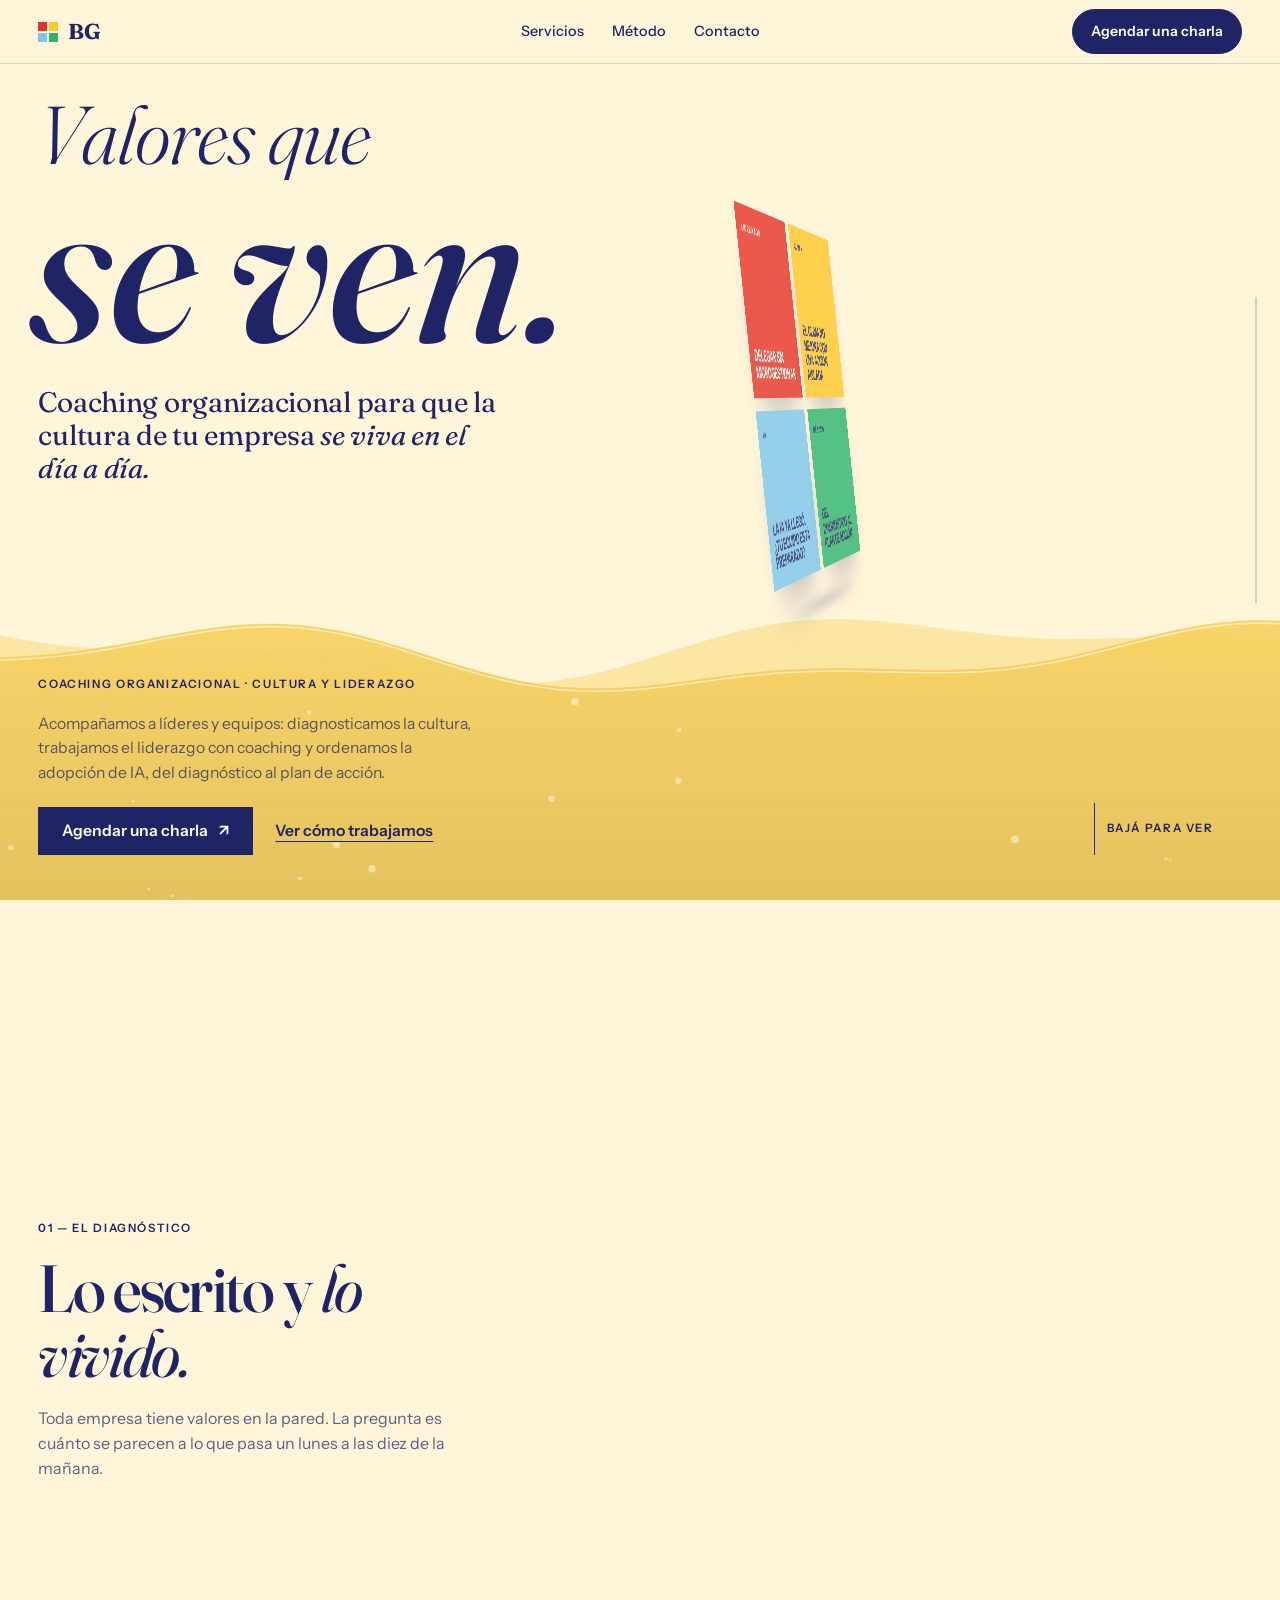
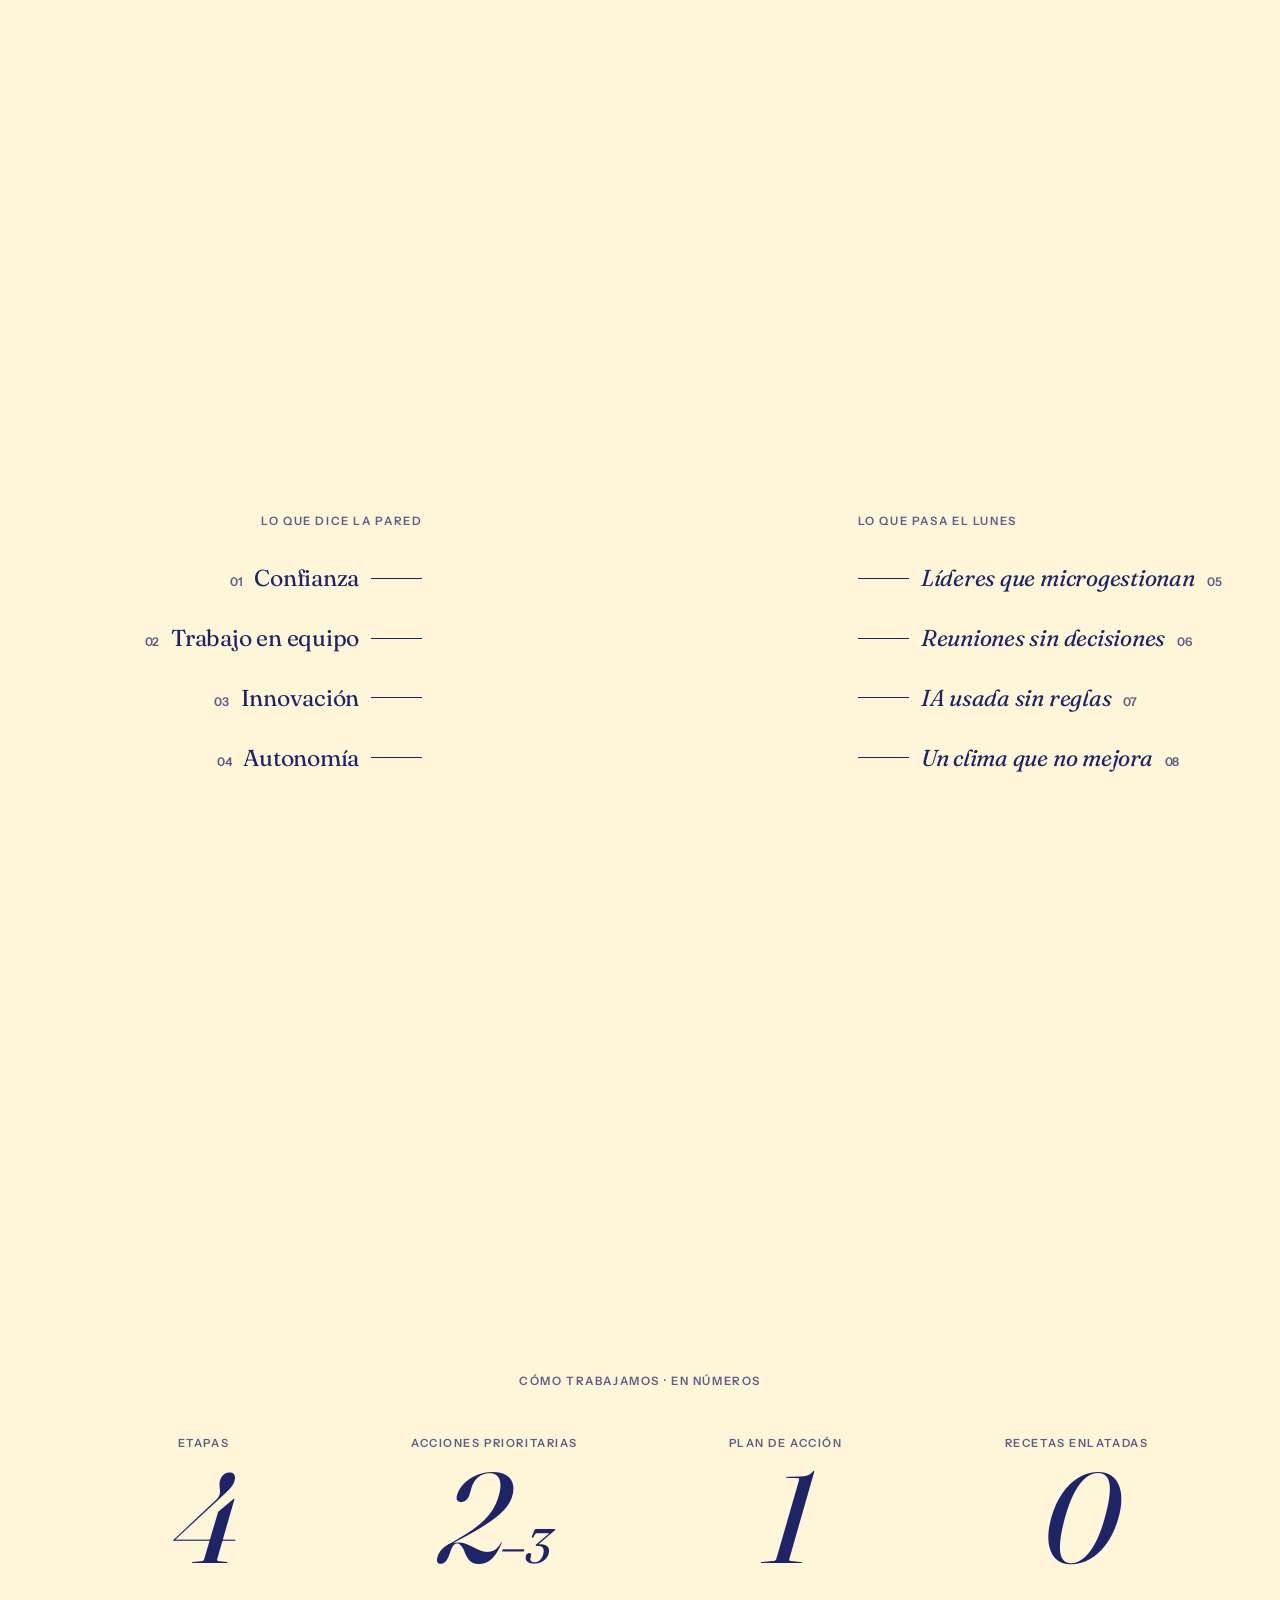
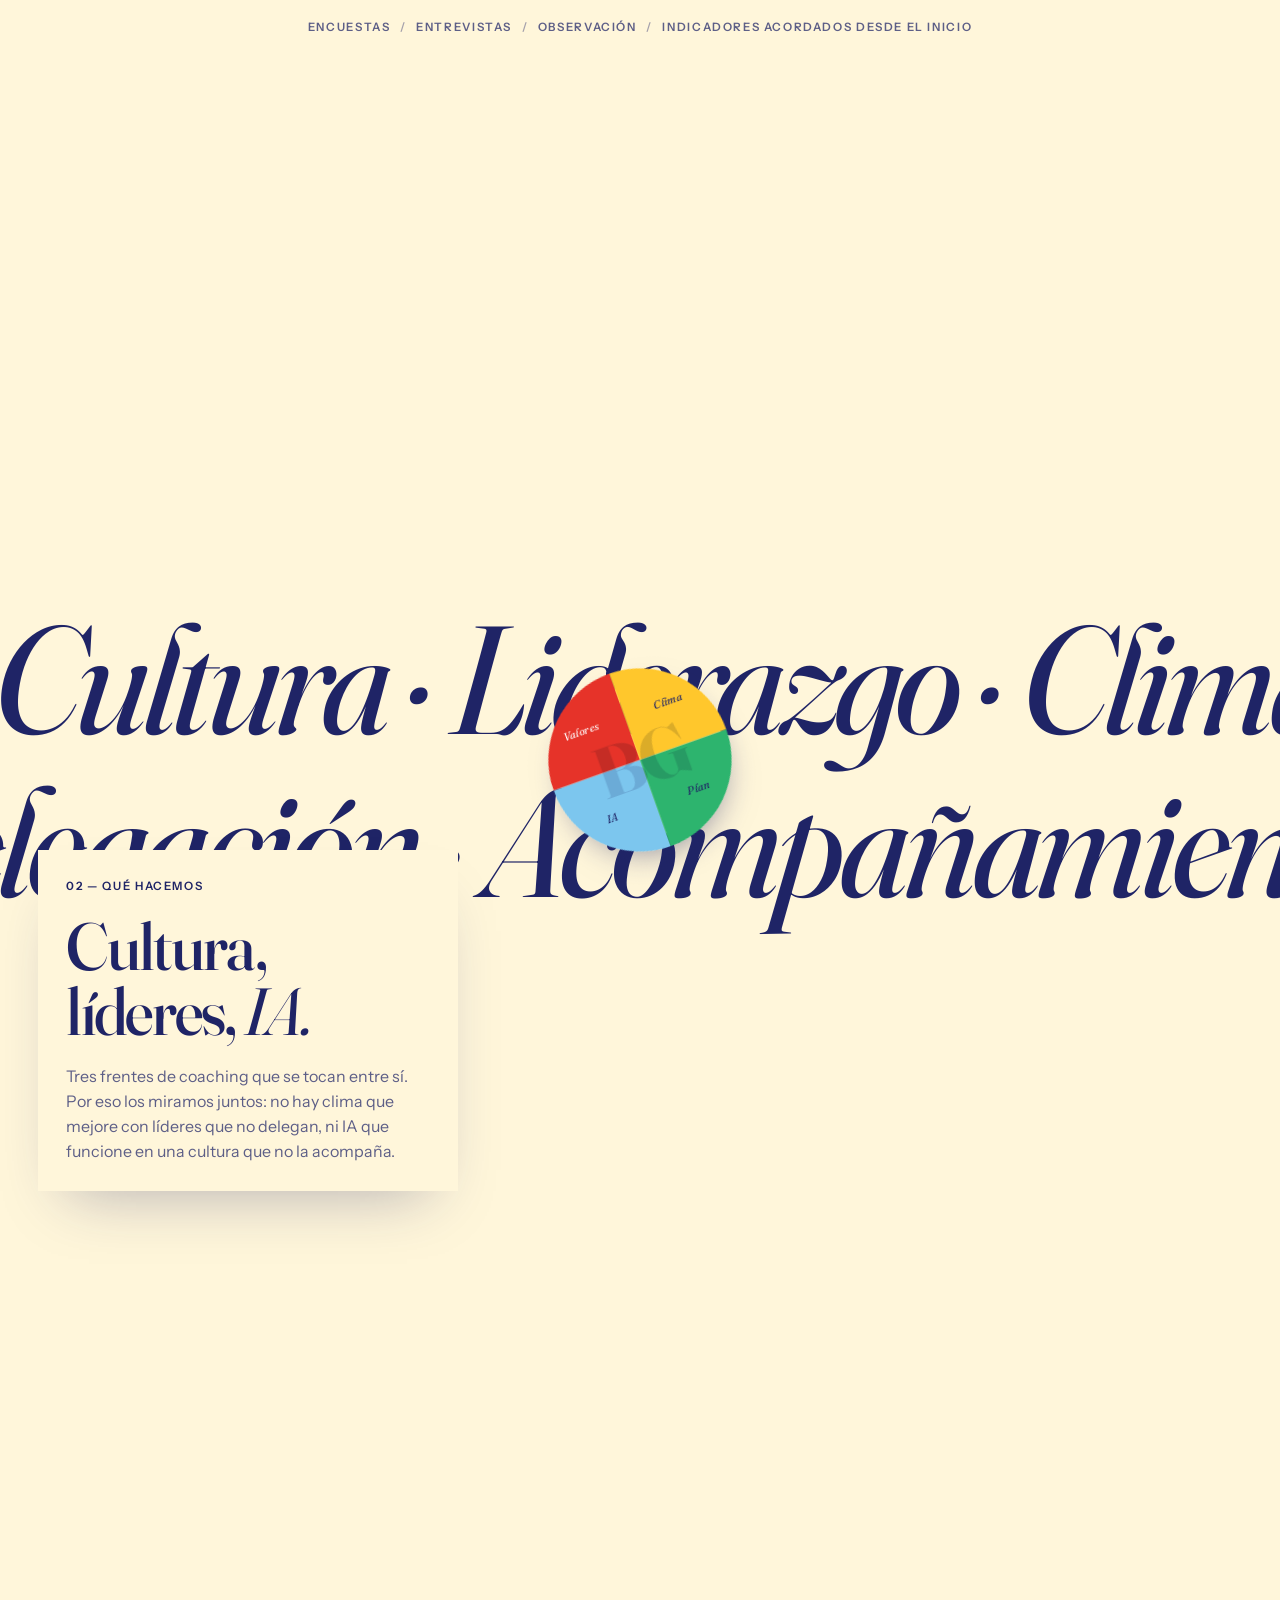
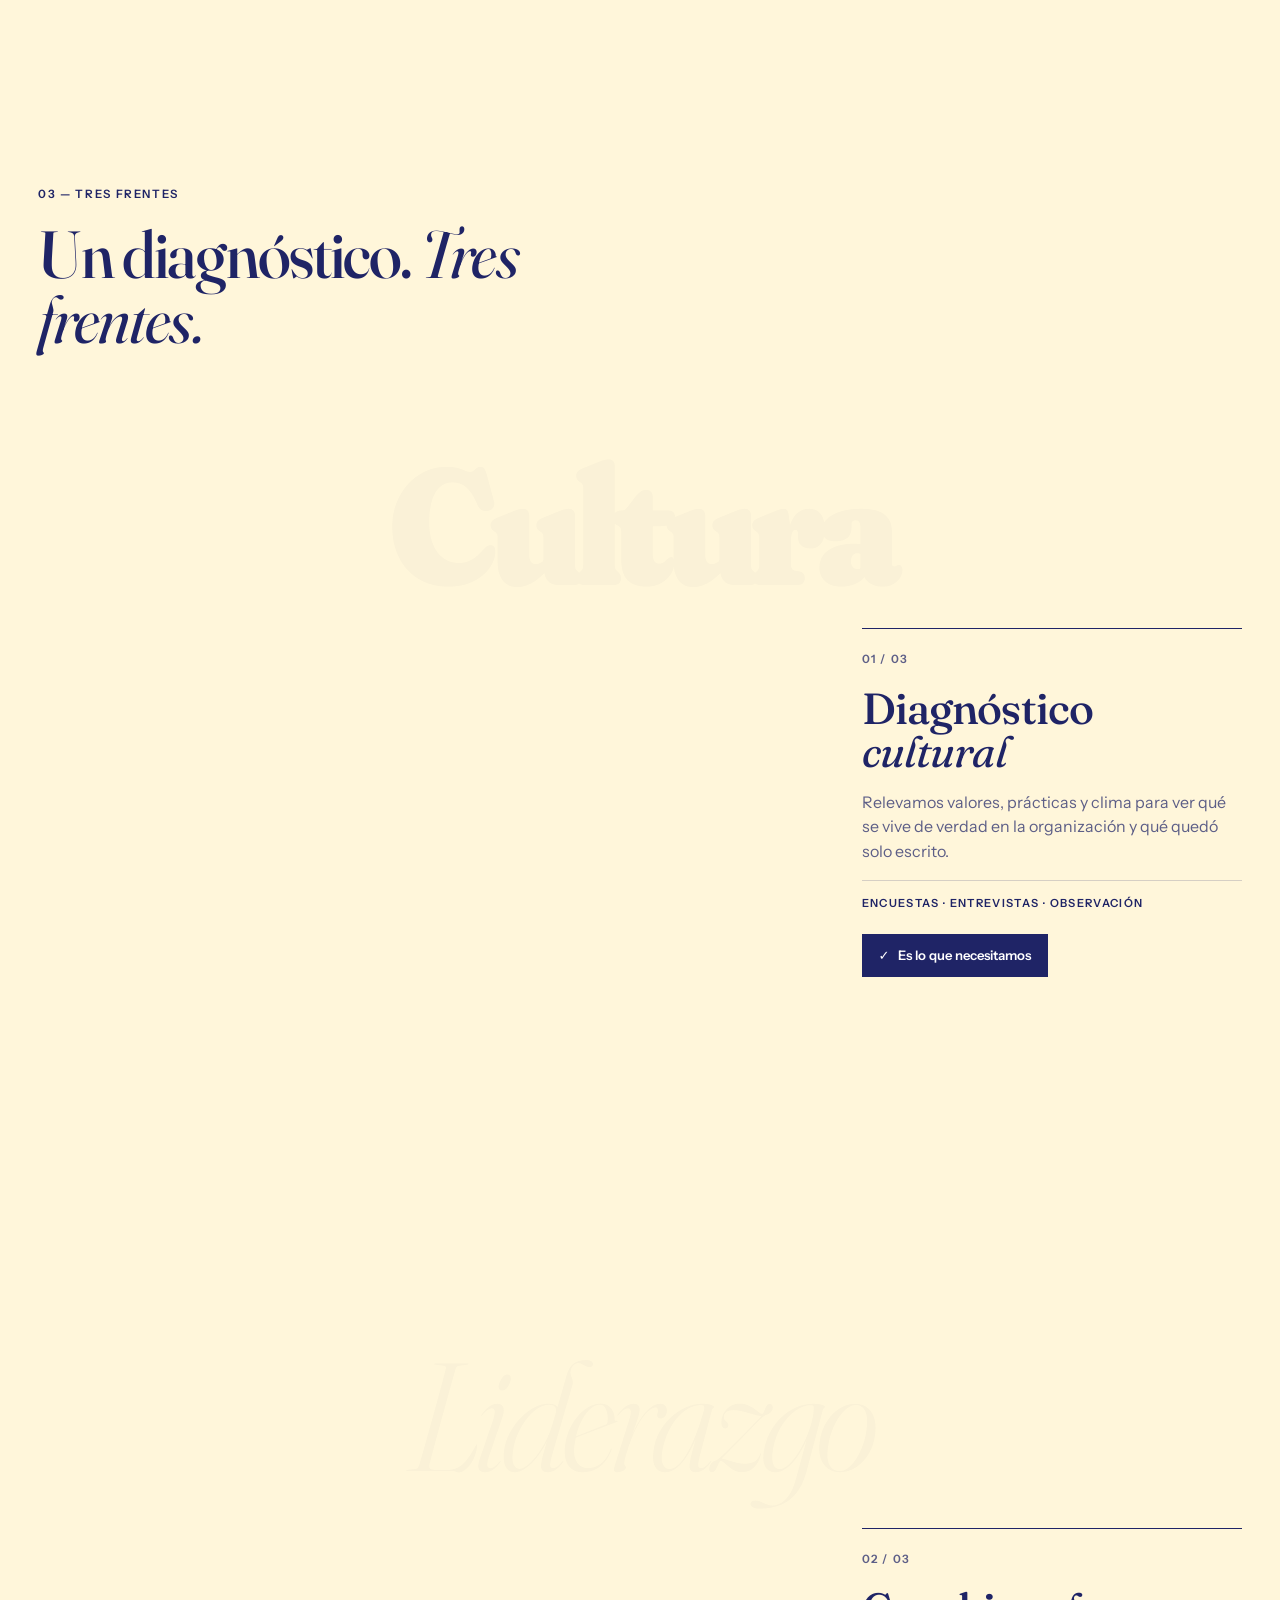
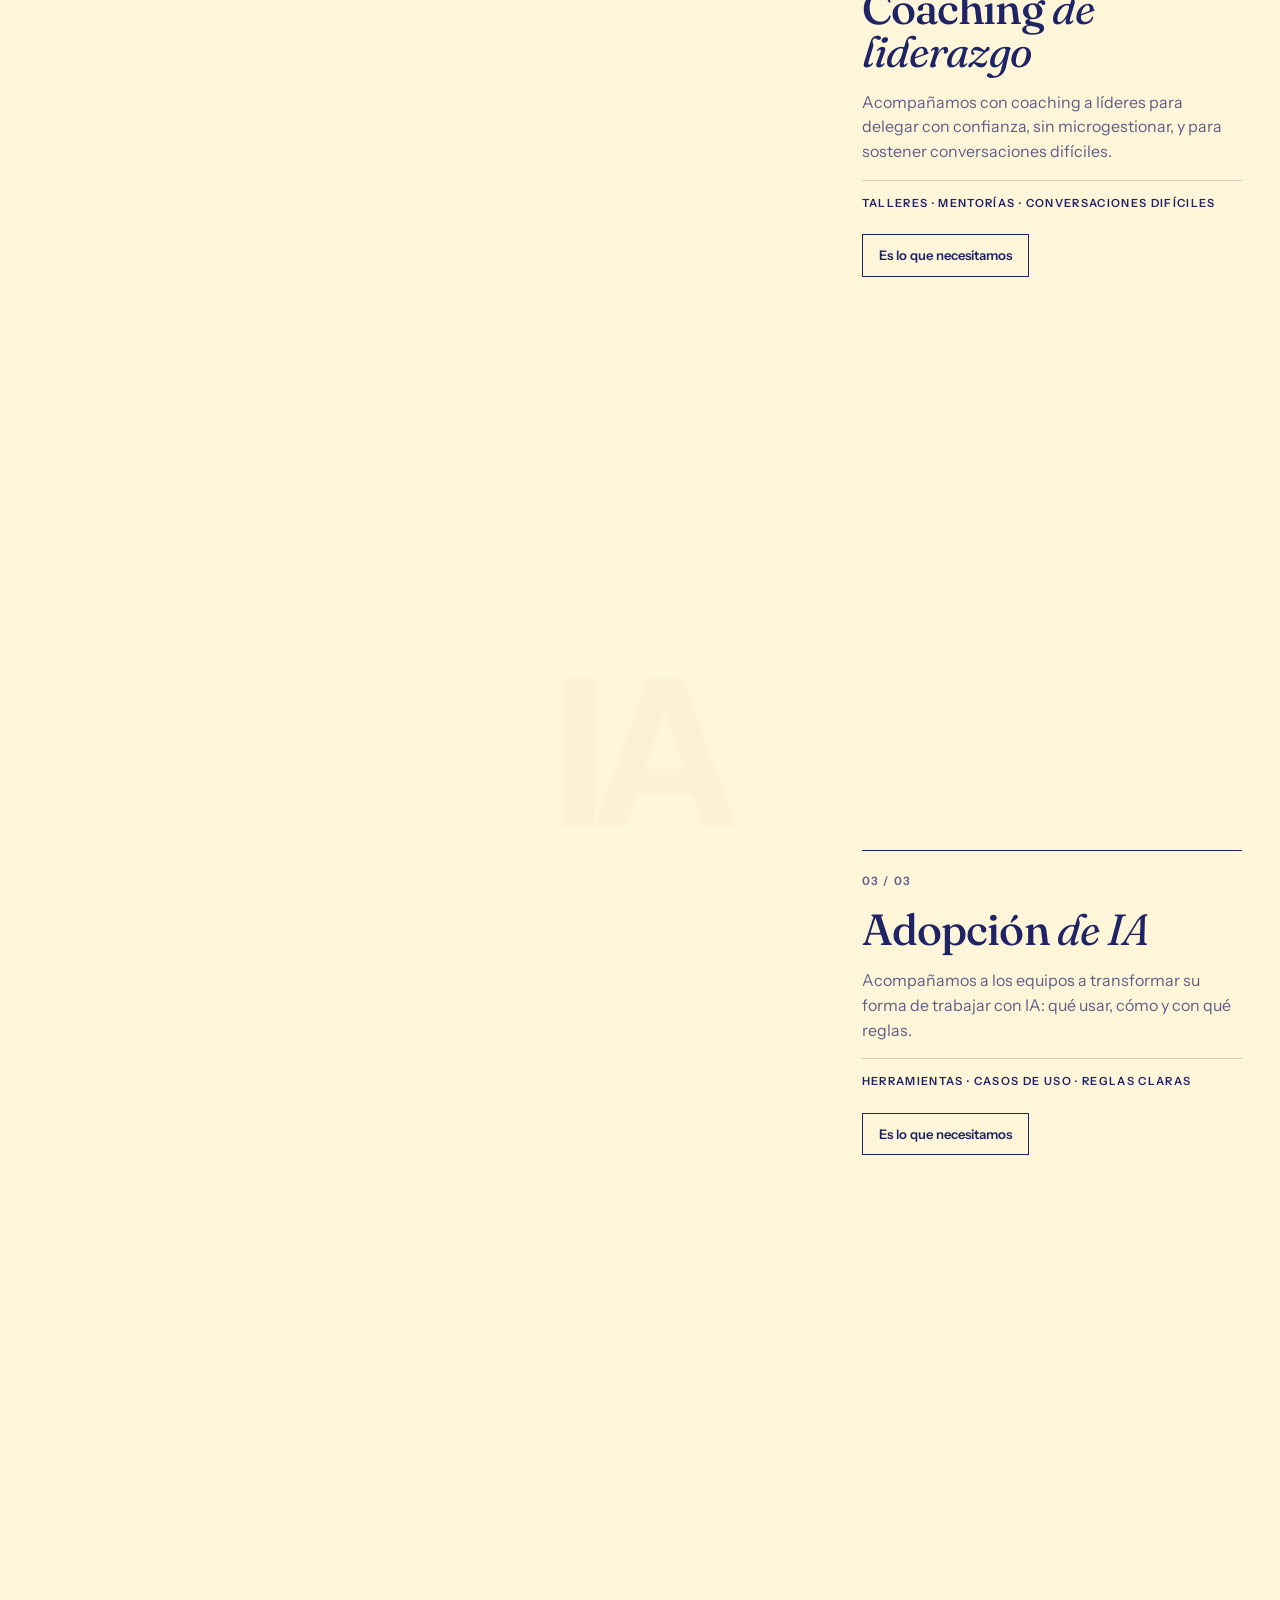
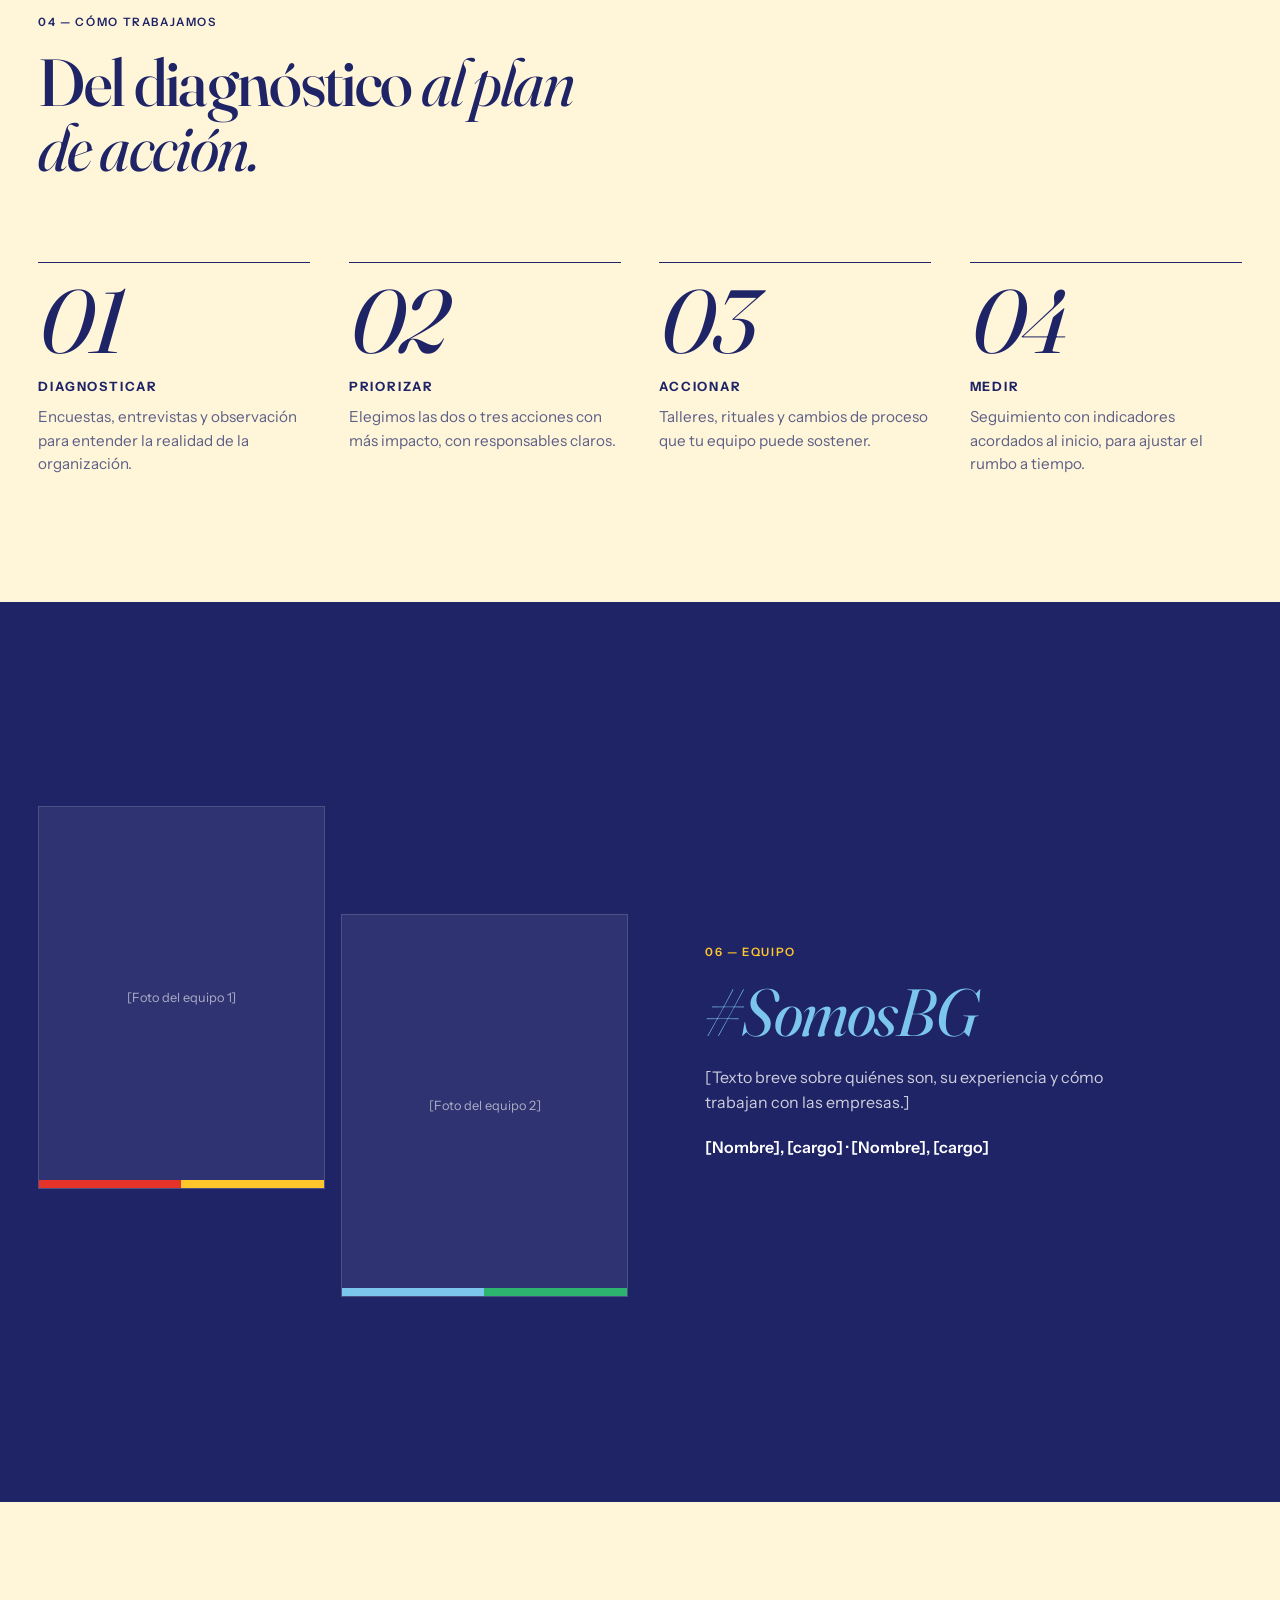
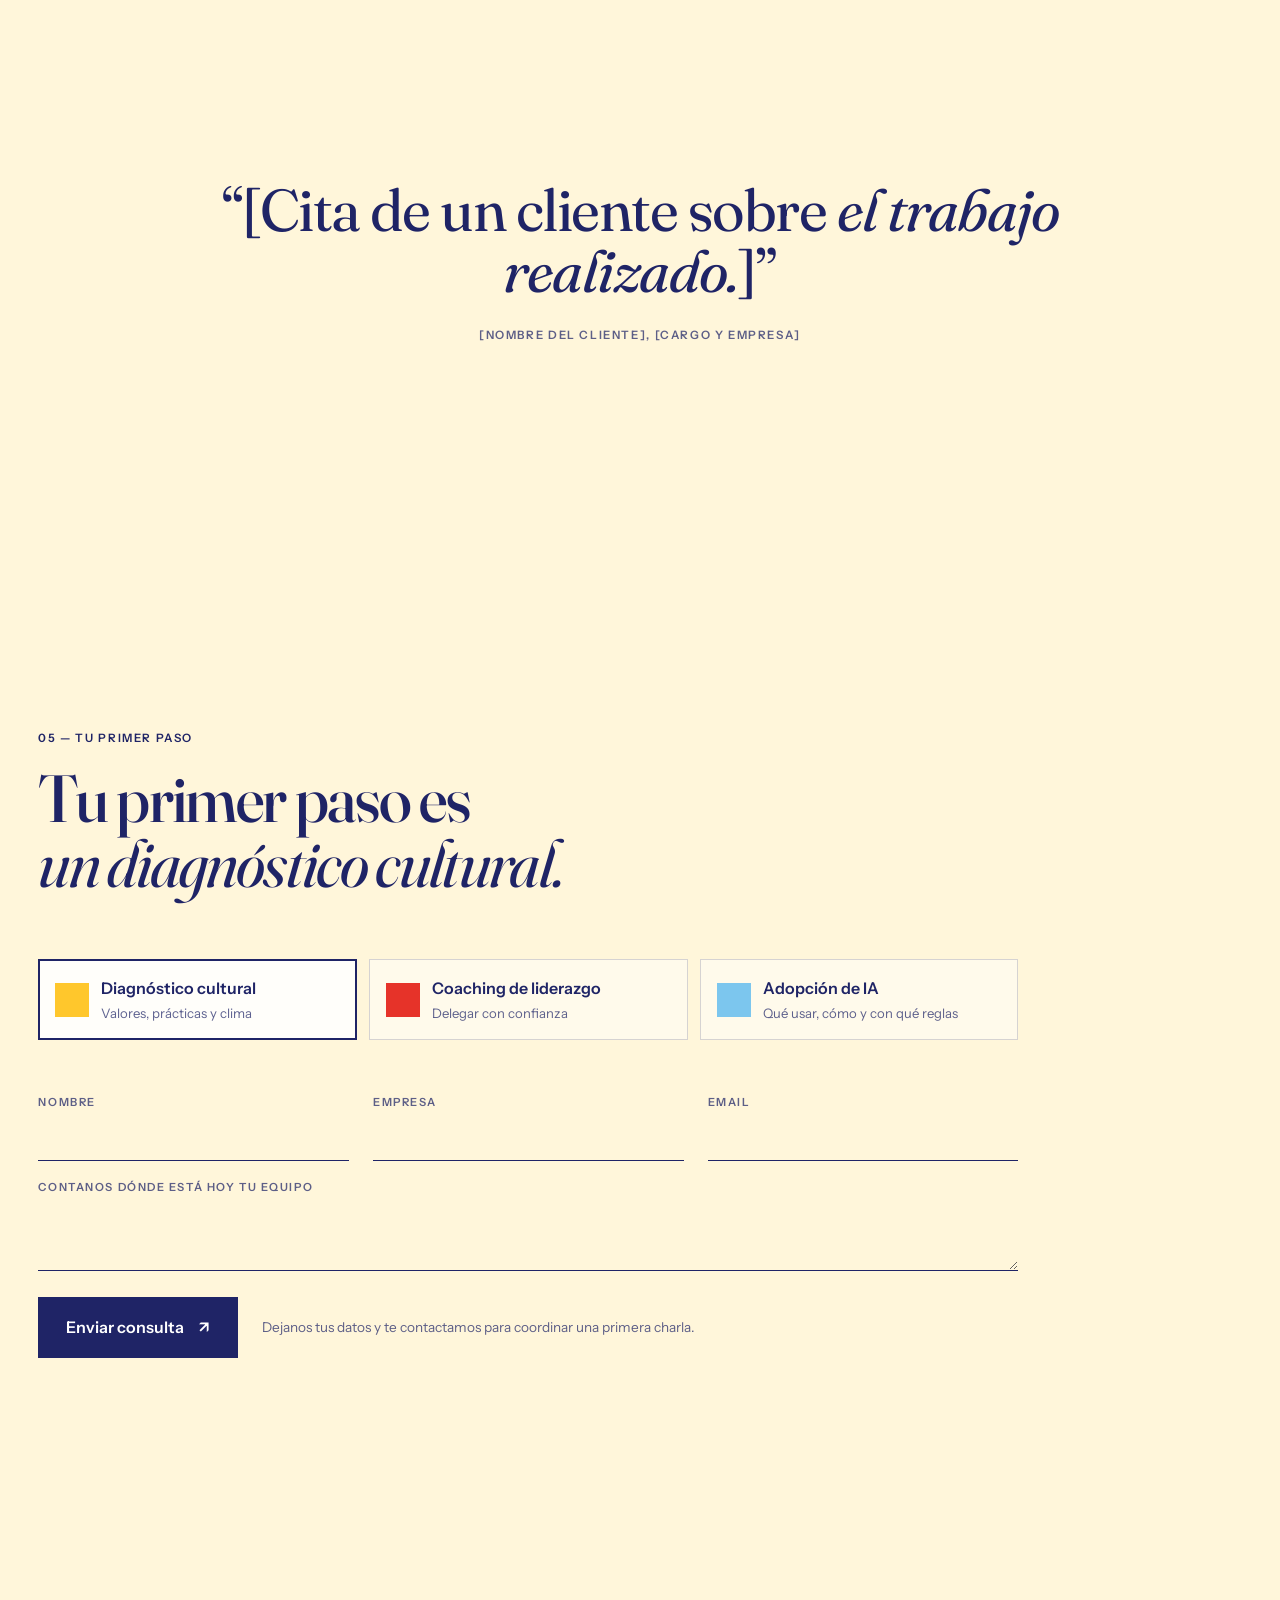
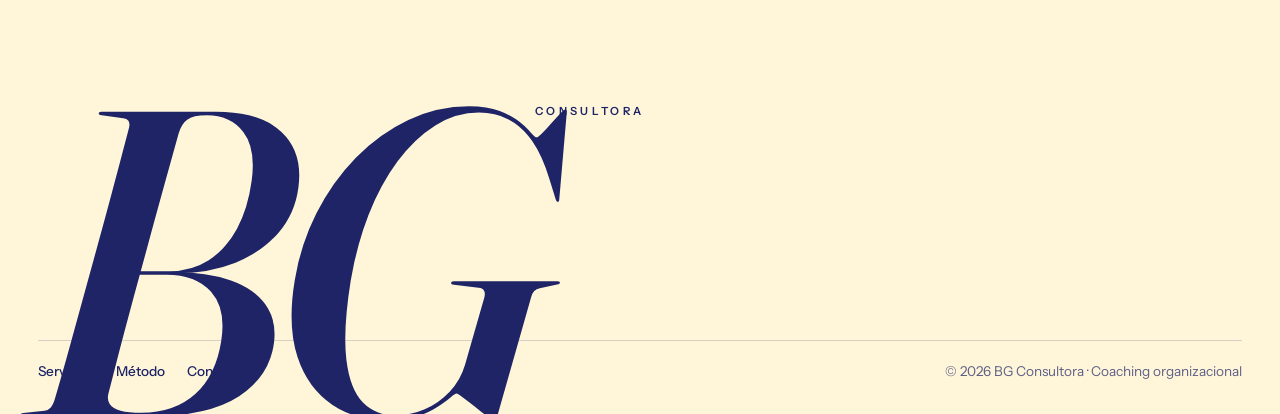
<file: index.html>
<!doctype html>
<html lang="es" data-world="cultura" class="is-loading">
<head>
  <meta charset="utf-8">
  <meta name="viewport" content="width=device-width, initial-scale=1, viewport-fit=cover">
  <title>BG Consultora · Coaching organizacional y cultura</title>
  <meta name="description" content="Coaching organizacional para que la cultura de tu empresa se viva en el día a día. Diagnóstico cultural, coaching de liderazgo y adopción de IA, del diagnóstico al plan de acción.">
  <meta property="og:type" content="website">
  <meta property="og:title" content="BG Consultora · Coaching organizacional">
  <meta property="og:description" content="Coaching organizacional para que la cultura de tu empresa se viva en el día a día.">
  <meta property="og:locale" content="es_AR">
  <meta name="theme-color" content="#FFF6DA">
  <link rel="icon" href="data:image/svg+xml,%3Csvg xmlns='http://www.w3.org/2000/svg' viewBox='0 0 32 32'%3E%3Crect x='2' y='2' width='13' height='13' fill='%23e63329'/%3E%3Crect x='17' y='2' width='13' height='13' fill='%23ffc72c'/%3E%3Crect x='2' y='17' width='13' height='13' fill='%237cc6ee'/%3E%3Crect x='17' y='17' width='13' height='13' fill='%232db46e'/%3E%3C/svg%3E">
  <link rel="preconnect" href="https://fonts.googleapis.com">
  <link rel="preconnect" href="https://fonts.gstatic.com" crossorigin>
  <link href="https://fonts.googleapis.com/css2?family=Fraunces:ital,opsz,wght@0,9..144,300..900;1,9..144,300..900&family=Instrument+Sans:wght@400..700&display=swap" rel="stylesheet">
  <link rel="stylesheet" href="styles.css">
  <script src="assets/vendor/gsap.min.js" defer></script>
  <script src="assets/vendor/ScrollTrigger.min.js" defer></script>
  <script src="assets/vendor/lenis.min.js" defer></script>
  <script src="main.js" defer></script>
</head>
<!-- WhatsApp: completar data-whatsapp con el número en formato internacional, sin espacios ni "+". Ej: 5492494000000 -->
<body data-whatsapp="">
  <a class="skip" href="#contacto">Ir al contacto</a>

  <!-- capa 0 · el líquido -->
  <canvas id="liquid" class="liquid" aria-hidden="true"></canvas>

  <!-- loader -->
  <div class="loader" id="loader" aria-hidden="true">
    <span class="loader__fill" id="loaderFill"></span>
    <span class="loader__label">Diagnosticando</span>
    <span class="loader__count"><span id="loaderCount">0</span>%</span>
  </div>

  <header class="nav" id="nav">
    <a class="brand" href="#top" aria-label="BG Consultora, volver arriba">
      <span class="brand__mark" aria-hidden="true"><i></i><i></i><i></i><i></i></span>
      <span class="brand__name">BG</span>
    </a>

    <nav class="nav__menu" id="menu" aria-label="Principal">
      <a href="#servicios">Servicios</a>
      <a href="#metodo">Método</a>
      <a href="#contacto">Contacto</a>
      <a class="nav__menu-cta" href="#contacto">Agendar una charla</a>
    </nav>

    <a class="nav__cta" href="#contacto">Agendar una charla</a>
    <button type="button" class="nav__toggle" id="menuToggle" aria-expanded="false" aria-controls="menu" aria-label="Abrir menú"><span></span><span></span></button>
  </header>

  <!-- indicador de avance -->
  <div class="gauge" aria-hidden="true"><span class="gauge__track"><span class="gauge__fill" id="gaugeFill"></span></span></div>

  <!-- capa 2 · la marca, fija mientras se recorre la página -->
  <div class="stage" id="stage" aria-hidden="true">
    <div class="stage__rig" id="rig">
      <div class="mark" id="mark">
        <div class="mark__tile" data-tile="liderazgo"><span class="mark__tag">Liderazgo</span><span class="mark__txt">Delegar sin microgestionar</span></div>
        <div class="mark__tile" data-tile="cultura"><span class="mark__tag">Clima</span><span class="mark__txt">El clima no mejora con una acción aislada</span></div>
        <div class="mark__tile" data-tile="ia"><span class="mark__tag">IA</span><span class="mark__txt">La IA ya llegó. ¿Tu equipo está preparado?</span></div>
        <div class="mark__tile" data-tile="metodo"><span class="mark__tag">Método</span><span class="mark__txt">Del diagnóstico al plan de acción</span></div>
      </div>
      <span class="mark__shadow"></span>
    </div>
  </div>

  <main id="top">

    <!-- 0 · HERO -->
    <section class="scene hero" id="hero" data-level="0.3" aria-labelledby="heroTitle">
      <h1 class="hero__title" id="heroTitle">
        <span class="hero__line hero__line--1" data-split>Valores que</span>
        <span class="hero__line hero__line--2" data-split>se ven.</span>
      </h1>
      <p class="hero__sub">Coaching organizacional para que la cultura de tu empresa <em>se viva en el día a día.</em></p>
      <div class="hero__meta">
        <p class="eyebrow">Coaching organizacional · Cultura y liderazgo</p>
        <p class="hero__lede">Acompañamos a líderes y equipos: diagnosticamos la cultura, trabajamos el liderazgo con coaching y ordenamos la adopción de IA, del diagnóstico al plan de acción.</p>
        <div class="hero__ctas">
          <a class="btn btn--primary" href="#contacto">Agendar una charla <span aria-hidden="true">↗</span></a>
          <a class="btn btn--link" href="#metodo">Ver cómo trabajamos</a>
        </div>
      </div>
      <p class="hero__cue" aria-hidden="true"><span class="hero__cue-line"></span>Bajá para ver</p>
    </section>

    <!-- 1 · LA DISTANCIA -->
    <section class="scene gap" id="distancia" data-level="0.5" aria-labelledby="gapTitle">
      <div class="gap__intro">
        <p class="eyebrow">01 — El diagnóstico</p>
        <h2 class="h2" id="gapTitle">Lo escrito y <em>lo vivido.</em></h2>
        <p class="body">Toda empresa tiene valores en la pared. La pregunta es cuánto se parecen a lo que pasa un lunes a las diez de la mañana.</p>
      </div>

      <div class="gap__specs">
        <div class="specs specs--l">
          <h3 class="label">Lo que dice la pared</h3>
          <ul>
            <li class="spec rv"><span class="spec__no">01</span><span class="spec__name">Confianza</span><span class="spec__line"></span></li>
            <li class="spec rv"><span class="spec__no">02</span><span class="spec__name">Trabajo en equipo</span><span class="spec__line"></span></li>
            <li class="spec rv"><span class="spec__no">03</span><span class="spec__name">Innovación</span><span class="spec__line"></span></li>
            <li class="spec rv"><span class="spec__no">04</span><span class="spec__name">Autonomía</span><span class="spec__line"></span></li>
          </ul>
        </div>
        <div class="specs specs--r">
          <h3 class="label">Lo que pasa el lunes</h3>
          <ul>
            <li class="spec rv"><span class="spec__line"></span><span class="spec__name">Líderes que microgestionan</span><span class="spec__no">05</span></li>
            <li class="spec rv"><span class="spec__line"></span><span class="spec__name">Reuniones sin decisiones</span><span class="spec__no">06</span></li>
            <li class="spec rv"><span class="spec__line"></span><span class="spec__name">IA usada sin reglas</span><span class="spec__no">07</span></li>
            <li class="spec rv"><span class="spec__line"></span><span class="spec__name">Un clima que no mejora</span><span class="spec__no">08</span></li>
          </ul>
        </div>
      </div>
    </section>

    <!-- 1b · EN NÚMEROS -->
    <section class="scene numbers" id="numeros" data-level="0.16" aria-labelledby="numTitle">
      <h3 class="label" id="numTitle">Cómo trabajamos · en números</h3>
      <dl class="figures">
        <div class="figure rv"><dt>Etapas</dt><dd>4</dd></div>
        <div class="figure rv"><dt>Acciones prioritarias</dt><dd>2<small>–3</small></dd></div>
        <div class="figure rv"><dt>Plan de acción</dt><dd>1</dd></div>
        <div class="figure rv"><dt>Recetas enlatadas</dt><dd>0</dd></div>
      </dl>
      <p class="facts">Encuestas <i>/</i> Entrevistas <i>/</i> Observación <i>/</i> Indicadores acordados desde el inicio</p>
    </section>

    <!-- 2 · PALABRAS + APERTURA -->
    <section class="scene words" id="frentes-intro" data-level="1" aria-labelledby="wordsTitle">
      <div class="words__pin" aria-hidden="true">
      <div class="marquee">
        <p class="marquee__row" data-dir="-1">Cultura · Liderazgo · Clima laboral · IA aplicada · Cultura · Liderazgo · Clima laboral · IA aplicada ·</p>
        <p class="marquee__row" data-dir="1">Diagnóstico · Delegación · Acompañamiento · Plan de acción · Diagnóstico · Delegación · Acompañamiento ·</p>
      </div>
      <div class="aperture" id="aperture">
        <div class="aperture__art">
          <span class="q q--r"><em>Valores</em></span>
          <span class="q q--y"><em>Clima</em></span>
          <span class="q q--b"><em>IA</em></span>
          <span class="q q--g"><em>Plan</em></span>
          <span class="aperture__bg">BG</span>
        </div>
      </div>
      </div>
      <div class="words__copy">
        <p class="eyebrow">02 — Qué hacemos</p>
        <h2 class="h2" id="wordsTitle">Cultura, líderes, <em>IA.</em></h2>
        <p class="body">Tres frentes de coaching que se tocan entre sí. Por eso los miramos juntos: no hay clima que mejore con líderes que no delegan, ni IA que funcione en una cultura que no la acompaña.</p>
      </div>
    </section>

    <!-- 3 · TRES FRENTES -->
    <section class="scene worlds" id="servicios" data-level="0.42" aria-labelledby="worldsTitle">
      <header class="worlds__head">
        <p class="eyebrow">03 — Tres frentes</p>
        <h2 class="h2" id="worldsTitle">Un diagnóstico. <em>Tres frentes.</em></h2>
      </header>

      <ol class="worlds__list">
        <li class="beat" data-beat="cultura">
          <p class="beat__word beat__word--cultura" aria-hidden="true">Cultura</p>
          <div class="beat__card">
            <p class="beat__index">01 / 03</p>
            <h3 class="beat__name">Diagnóstico <em>cultural</em></h3>
            <p class="beat__text">Relevamos valores, prácticas y clima para ver qué se vive de verdad en la organización y qué quedó solo escrito.</p>
            <p class="beat__notes">Encuestas · Entrevistas · Observación</p>
            <button type="button" class="choose" data-choose="cultura" aria-pressed="false"><span>Es lo que necesitamos</span></button>
          </div>
        </li>
        <li class="beat" data-beat="liderazgo">
          <p class="beat__word beat__word--liderazgo" aria-hidden="true">Liderazgo</p>
          <div class="beat__card">
            <p class="beat__index">02 / 03</p>
            <h3 class="beat__name">Coaching <em>de liderazgo</em></h3>
            <p class="beat__text">Acompañamos con coaching a líderes para delegar con confianza, sin microgestionar, y para sostener conversaciones difíciles.</p>
            <p class="beat__notes">Talleres · Mentorías · Conversaciones difíciles</p>
            <button type="button" class="choose" data-choose="liderazgo" aria-pressed="false"><span>Es lo que necesitamos</span></button>
          </div>
        </li>
        <li class="beat" data-beat="ia">
          <p class="beat__word beat__word--ia" aria-hidden="true">IA</p>
          <div class="beat__card">
            <p class="beat__index">03 / 03</p>
            <h3 class="beat__name">Adopción <em>de IA</em></h3>
            <p class="beat__text">Acompañamos a los equipos a transformar su forma de trabajar con IA: qué usar, cómo y con qué reglas.</p>
            <p class="beat__notes">Herramientas · Casos de uso · Reglas claras</p>
            <button type="button" class="choose" data-choose="ia" aria-pressed="false"><span>Es lo que necesitamos</span></button>
          </div>
        </li>
      </ol>
    </section>

    <!-- 4 · MÉTODO -->
    <section class="scene method" id="metodo" data-level="0.2" data-world-override="metodo" aria-labelledby="methodTitle">
      <p class="eyebrow">04 — Cómo trabajamos</p>
      <h2 class="h2" id="methodTitle">Del diagnóstico <em>al plan de acción.</em></h2>
      <ol class="steps">
        <li class="step rv"><span class="step__n">01</span><h3>Diagnosticar</h3><p>Encuestas, entrevistas y observación para entender la realidad de la organización.</p></li>
        <li class="step rv"><span class="step__n">02</span><h3>Priorizar</h3><p>Elegimos las dos o tres acciones con más impacto, con responsables claros.</p></li>
        <li class="step rv"><span class="step__n">03</span><h3>Accionar</h3><p>Talleres, rituales y cambios de proceso que tu equipo puede sostener.</p></li>
        <li class="step rv"><span class="step__n">04</span><h3>Medir</h3><p>Seguimiento con indicadores acordados al inicio, para ajustar el rumbo a tiempo.</p></li>
      </ol>
    </section>

    <!-- 5 · CASOS — oculto hasta tener casos reales: quitar el atributo hidden para mostrarlo -->
    <section class="scene cases" id="casos" hidden data-level="0.1" aria-labelledby="casesTitle">
      <p class="eyebrow">05 — Casos</p>
      <h2 class="h2" id="casesTitle">Resultados que <em>se pueden medir.</em></h2>
      <div class="cases__list">
        <article class="case case--r rv">
          <p class="case__tag">[Sector del cliente]</p>
          <p class="case__stat">+00<small>%</small></p>
          <h3>[Desafío en una frase]</h3>
          <p>[Resultado medido con dato real del cliente]</p>
        </article>
        <article class="case case--y rv">
          <p class="case__tag">[Sector del cliente]</p>
          <p class="case__stat">−00<small>%</small></p>
          <h3>[Desafío en una frase]</h3>
          <p>[Resultado medido con dato real del cliente]</p>
        </article>
        <article class="case case--b rv">
          <p class="case__tag">[Sector del cliente]</p>
          <p class="case__stat">00<small>sem.</small></p>
          <h3>[Desafío en una frase]</h3>
          <p>[Resultado medido con dato real del cliente]</p>
        </article>
      </div>
    </section>

    <!-- 6 · EQUIPO — oculto hasta tener fotos y textos reales: quitar hidden para mostrarlo -->
    <section class="scene team" id="equipo" hidden data-level="0" aria-labelledby="teamTitle">
      <div class="team__photos">
        <figure class="photo photo--1"><span>[Foto del equipo 1]</span></figure>
        <figure class="photo photo--2"><span>[Foto del equipo 2]</span></figure>
      </div>
      <div class="team__copy">
        <p class="eyebrow">06 — Equipo</p>
        <h2 class="h2" id="teamTitle"><em>#SomosBG</em></h2>
        <p class="body">[Texto breve sobre quiénes son, su experiencia y cómo trabajan con las empresas.]</p>
        <p class="team__names">[Nombre], [cargo] · [Nombre], [cargo]</p>
      </div>
    </section>

    <!-- 7 · CITA — oculta hasta tener un testimonio real: quitar hidden para mostrarla -->
    <section class="scene quote" id="cita" hidden data-level="0.12">
      <blockquote class="rv">
        <p>“[Cita de un cliente sobre <em>el trabajo realizado.</em>]”</p>
        <cite>[Nombre del cliente], [cargo y empresa]</cite>
      </blockquote>
    </section>

    <!-- 8 · TU PRIMER PASO -->
    <section class="scene pick" id="contacto" data-level="0.22" aria-labelledby="pickTitle">
      <div class="pick__head">
        <p class="eyebrow">05 — Tu primer paso</p>
        <h2 class="h2" id="pickTitle">Tu primer paso es
          <span class="pick__name">
            <span class="w" data-w="cultura">un diagnóstico cultural.</span>
            <span class="w" data-w="liderazgo">liderar sin microgestionar.</span>
            <span class="w" data-w="ia">una IA con reglas claras.</span>
          </span>
        </h2>
      </div>

      <div class="pick__options" role="radiogroup" aria-label="Elegí por dónde empezar">
        <button type="button" role="radio" class="option" data-world="cultura" aria-checked="true"><span class="option__chip"></span><span class="option__name">Diagnóstico cultural</span><span class="option__note">Valores, prácticas y clima</span></button>
        <button type="button" role="radio" class="option" data-world="liderazgo" aria-checked="false" tabindex="-1"><span class="option__chip"></span><span class="option__name">Coaching de liderazgo</span><span class="option__note">Delegar con confianza</span></button>
        <button type="button" role="radio" class="option" data-world="ia" aria-checked="false" tabindex="-1"><span class="option__chip"></span><span class="option__name">Adopción de IA</span><span class="option__note">Qué usar, cómo y con qué reglas</span></button>
      </div>

      <form class="form" id="form" name="contacto" method="POST" action="/" data-netlify="true" netlify-honeypot="empresa-web" novalidate>
        <input type="hidden" name="form-name" value="contacto">
        <input type="hidden" name="frente" id="frente" value="cultura">
        <p class="sr-only" aria-hidden="true"><label>No completar <input name="empresa-web" tabindex="-1" autocomplete="off"></label></p>
        <label class="field"><span>Nombre</span><input name="nombre" required autocomplete="name"></label>
        <label class="field"><span>Empresa</span><input name="empresa" autocomplete="organization"></label>
        <label class="field"><span>Email</span><input type="email" name="email" required autocomplete="email"></label>
        <label class="field field--wide"><span>Contanos dónde está hoy tu equipo</span><textarea name="mensaje" rows="2"></textarea></label>
        <div class="form__action">
          <button class="cta" type="submit">
            <span class="cta__fill" aria-hidden="true"></span>
            <span class="cta__label">Enviar consulta</span>
            <span class="cta__arrow" aria-hidden="true">↗</span>
          </button>
          <p class="form__hint" id="formHint" role="status" aria-live="polite">Dejanos tus datos y te contactamos para coordinar una primera charla.</p>
          <a class="form__wa" data-wa hidden href="#">¿Preferís WhatsApp? Escribinos ↗</a>
        </div>
      </form>
    </section>

    <footer class="footer" data-level="0.18">
      <p class="footer__brand" aria-hidden="true">BG<span>consultora</span></p>
      <div class="footer__row">
        <nav class="footer__links" aria-label="Pie de página">
          <a href="#servicios">Servicios</a>
          <a href="#metodo">Método</a>
          <a href="#contacto">Contacto</a>
          <a data-wa hidden href="#">WhatsApp</a>
        </nav>
        <p class="footer__legal">© <span id="year">2026</span> BG Consultora · Coaching organizacional</p>
      </div>
    </footer>
  </main>

  <a class="wa" id="waFloat" data-wa hidden href="#" target="_blank" rel="noopener" aria-label="Escribinos por WhatsApp">
    <svg viewBox="0 0 32 32" width="26" height="26" aria-hidden="true"><path fill="currentColor" d="M16 3a13 13 0 0 0-11.2 19.6L3 29l6.6-1.7A13 13 0 1 0 16 3Zm0 23.7c-2 0-3.9-.5-5.6-1.5l-.4-.2-3.9 1 1-3.8-.3-.4A10.7 10.7 0 1 1 16 26.7Zm5.9-8c-.3-.2-1.9-.9-2.2-1-.3-.1-.5-.2-.7.2l-1 1.2c-.2.2-.4.2-.7.1-.3-.2-1.4-.5-2.6-1.6-1-.9-1.6-1.9-1.8-2.2-.2-.3 0-.5.1-.7l.5-.6.3-.5c.1-.2 0-.4 0-.5l-1-2.4c-.3-.6-.5-.5-.7-.5h-.6c-.2 0-.5.1-.8.4-.3.3-1 1-1 2.5s1.1 2.9 1.2 3.1c.2.2 2.1 3.2 5.1 4.5 2.5 1 3 .8 3.6.8.5-.1 1.8-.7 2-1.4.2-.7.2-1.3.2-1.4-.1-.1-.3-.2-.6-.4Z"/></svg>
  </a>

  <div class="mbar" id="mbar">
    <a class="mbar__cta" href="#contacto">Agendar una charla</a>
  </div>
</body>
</html>
</file>
<file: styles.css>
/* ============================================================
   BG Consultora · tokens
   ============================================================ */
:root {
  --navy: #1f2466;
  --red: #e63329;
  --yellow: #ffc72c;
  --sky: #7cc6ee;
  --green: #2db46e;

  --ink: var(--navy);
  --ink-soft: rgba(31, 36, 102, .72);
  --ink-faint: rgba(31, 36, 102, .4);
  --hair: rgba(31, 36, 102, .18);

  --serif: "Fraunces", Georgia, "Times New Roman", serif;
  --sans: "Instrument Sans", system-ui, -apple-system, "Segoe UI", sans-serif;

  --pad: clamp(16px, 3vw, 40px);
  --nav-h: 64px;
  --ease: cubic-bezier(.2, .8, .2, 1);

  /* mundo por defecto: cultura (amarillo) */
  --bg: #fff6da;
  --liquid: #ffd45c;
  --accent: #1f2466;
  --dot: var(--yellow);
}

/* Cada frente cambia el mundo entero */
:root[data-world="cultura"]   { --bg: #fff6da; --liquid: #ffd45c; --accent: #1f2466; --dot: var(--yellow); }
:root[data-world="liderazgo"] { --bg: #fdeceb; --liquid: #f5a7a1; --accent: #d42a20; --dot: var(--red); }
:root[data-world="ia"]        { --bg: #e9f5fd; --liquid: #9fd5f3; --accent: #1c5f99; --dot: var(--sky); }
:root[data-world="metodo"]    { --bg: #e8f6ee; --liquid: #93dbb2; --accent: #14774a; --dot: var(--green); }

/* ============================================================
   base
   ============================================================ */
*, *::before, *::after { box-sizing: border-box; }
* { margin: 0; padding: 0; }
html { background: var(--bg); transition: background-color .9s var(--ease); -webkit-text-size-adjust: 100%; }
body { font-family: var(--sans); color: var(--ink); line-height: 1.55; -webkit-font-smoothing: antialiased; overflow-x: hidden; }
a { color: inherit; text-decoration: none; }
ol, ul { list-style: none; }
button { font: inherit; color: inherit; background: none; border: 0; cursor: pointer; }
em { font-style: italic; }
::selection { background: var(--navy); color: #fff; }
:focus-visible { outline: 2px solid var(--accent); outline-offset: 3px; }

.skip { position: fixed; left: 12px; top: -60px; z-index: 100; background: var(--navy); color: #fff; padding: 10px 14px; font-weight: 600; }
.skip:focus { top: 12px; }

/* tipografía compartida */
.eyebrow { font-size: .72rem; font-weight: 600; letter-spacing: .14em; text-transform: uppercase; color: var(--ink); margin-bottom: 18px; }
.label { font-size: .72rem; font-weight: 600; letter-spacing: .14em; text-transform: uppercase; color: var(--ink-soft); }
.h2 { font-family: var(--serif); font-weight: 500; font-size: clamp(2.3rem, 5.2vw, 4.6rem); line-height: .98; letter-spacing: -.025em; font-variation-settings: "opsz" 144; }
.h2 em { color: var(--accent); font-weight: 400; transition: color .9s var(--ease); }
.body { font-size: 1rem; color: var(--ink-soft); max-width: 40ch; margin-top: 20px; }

/* ============================================================
   capas fijas: líquido, marca, indicador
   ============================================================ */
.liquid { position: fixed; inset: 0; width: 100%; height: 100%; z-index: 0; pointer-events: none; }

.stage { position: fixed; inset: 0; z-index: 2; pointer-events: none; display: grid; place-items: center; perspective: 1400px; }
.stage__rig { position: relative; will-change: transform; transform-style: preserve-3d; }
.mark {
  --m: clamp(240px, 30vw, 420px);
  width: var(--m); aspect-ratio: 1;
  display: grid; grid-template-columns: 1fr 1fr; gap: calc(var(--m) * .035);
  transform-style: preserve-3d;
}
.mark__tile {
  position: relative; display: flex; flex-direction: column; justify-content: space-between;
  padding: calc(var(--m) * .045);
  color: var(--navy);
  box-shadow: 0 30px 60px -30px rgba(31, 36, 102, .45);
  transition: opacity .6s var(--ease), transform .6s var(--ease), filter .6s var(--ease);
}
.mark__tile[data-tile="liderazgo"] { background: var(--red); color: #fff; }
.mark__tile[data-tile="cultura"]   { background: var(--yellow); }
.mark__tile[data-tile="ia"]        { background: var(--sky); }
.mark__tile[data-tile="metodo"]    { background: var(--green); }
.mark__tag { font-size: calc(var(--m) * .024); font-weight: 700; letter-spacing: .16em; text-transform: uppercase; }
.mark__txt { font-weight: 700; text-transform: uppercase; font-size: calc(var(--m) * .042); line-height: 1.02; letter-spacing: -.005em; max-width: 13ch; }
.mark__shadow { position: absolute; left: 10%; right: 10%; bottom: -46px; height: 22px; border-radius: 50%; background: radial-gradient(closest-side, rgba(31, 36, 102, .28), transparent); filter: blur(4px); }

/* en la sección de frentes, se destaca la ficha del mundo activo */
.stage.is-focus .mark__tile { opacity: .22; transform: scale(.9); filter: saturate(.6); }
:root[data-world="cultura"]   .stage.is-focus .mark__tile[data-tile="cultura"],
:root[data-world="liderazgo"] .stage.is-focus .mark__tile[data-tile="liderazgo"],
:root[data-world="ia"]        .stage.is-focus .mark__tile[data-tile="ia"] { opacity: 1; transform: scale(1.06); filter: none; z-index: 1; }

.gauge { position: fixed; right: calc(var(--pad) * .6); top: 50%; transform: translateY(-50%); height: 34vh; z-index: 40; pointer-events: none; }
.gauge__track { position: relative; display: block; width: 2px; height: 100%; background: var(--hair); overflow: hidden; }
.gauge__fill { position: absolute; left: 0; right: 0; bottom: 0; height: 0; background: var(--ink); }

/* ============================================================
   loader
   ============================================================ */
.loader {
  position: fixed; inset: 0; z-index: 90; background: var(--bg);
  display: flex; align-items: flex-end; justify-content: space-between;
  padding: var(--pad); overflow: hidden;
  animation: loader-failsafe .01s 4s forwards;
}
.loader__fill { position: absolute; left: 0; right: 0; bottom: 0; height: 0; background: var(--liquid); }
.loader__label, .loader__count { position: relative; }
.loader__label { font-size: .75rem; font-weight: 600; letter-spacing: .16em; text-transform: uppercase; }
.loader__count { font-family: var(--serif); font-style: italic; font-weight: 400; font-size: clamp(4rem, 14vw, 11rem); line-height: .8; letter-spacing: -.04em; }
.loader.is-done { opacity: 0; visibility: hidden; transition: opacity .7s var(--ease), visibility 0s .7s; }
@keyframes loader-failsafe { to { opacity: 0; visibility: hidden; } }

/* ============================================================
   nav
   ============================================================ */
.nav {
  position: fixed; inset: 0 0 auto; z-index: 50; height: var(--nav-h);
  display: grid; grid-template-columns: 1fr auto 1fr; align-items: center; gap: 16px;
  padding: 0 var(--pad);
  background: color-mix(in srgb, var(--bg) 82%, transparent);
  backdrop-filter: blur(14px); -webkit-backdrop-filter: blur(14px);
  border-bottom: 1px solid var(--hair);
  transition: background-color .9s var(--ease);
}
.brand { display: inline-flex; align-items: center; gap: 10px; justify-self: start; }
.brand__mark { display: grid; grid-template-columns: repeat(2, 9px); gap: 2px; }
.brand__mark i { width: 9px; height: 9px; display: block; }
.brand__mark i:nth-child(1) { background: var(--red); }
.brand__mark i:nth-child(2) { background: var(--yellow); }
.brand__mark i:nth-child(3) { background: var(--sky); }
.brand__mark i:nth-child(4) { background: var(--green); }
.brand__name { font-family: var(--serif); font-weight: 700; font-size: 1.35rem; letter-spacing: -.02em; }

.nav__menu { display: flex; align-items: center; gap: 28px; }
.nav__menu a { font-size: .9rem; font-weight: 500; position: relative; padding: 10px 0; }
.nav__menu a::after { content: ""; position: absolute; left: 0; right: 0; bottom: 4px; height: 1px; background: var(--ink); transform: scaleX(0); transform-origin: left; transition: transform .3s var(--ease); }
.nav__menu a:hover::after { transform: scaleX(1); }
.nav__menu .nav__menu-cta { display: none; }
.nav__toggle { display: none; position: relative; width: 44px; height: 44px; justify-self: end; }
.nav__toggle span { position: absolute; left: 11px; right: 11px; height: 2px; background: var(--ink); transition: transform .3s var(--ease), top .3s var(--ease); }
.nav__toggle span:first-child { top: 17px; }
.nav__toggle span:last-child { top: 25px; }
.nav__toggle[aria-expanded="true"] span:first-child { top: 21px; transform: rotate(45deg); }
.nav__toggle[aria-expanded="true"] span:last-child { top: 21px; transform: rotate(-45deg); }

.nav__cta { justify-self: end; font-size: .88rem; font-weight: 600; padding: 11px 18px; background: var(--navy); color: #fff; border: 1px solid var(--ink); border-radius: 999px; transition: background-color .3s, color .3s; }
.nav__cta:hover { background: #2b3290; }

/* ============================================================
   escenas
   ============================================================ */
main { position: relative; z-index: 3; }
.scene { position: relative; padding: 0 var(--pad); }

/* --- hero --- */
.hero { min-height: 100vh; min-height: 100svh; padding-top: calc(var(--nav-h) + 4vh); padding-bottom: 5vh; display: flex; flex-direction: column; }
.hero__title { font-family: var(--serif); font-weight: 400; font-style: italic; color: var(--accent); line-height: .86; letter-spacing: -.035em; transition: color .9s var(--ease); }
.hero__line { display: block; }
.hero__line--1 { font-size: clamp(2.8rem, 6.4vw, 6.4rem); font-weight: 300; }
.hero__line--2 { font-size: clamp(5.2rem, 17vw, 17rem); font-weight: 500; margin-left: -.04em; }
.hero__sub { margin-top: 3vh; max-width: 26ch; font-family: var(--serif); font-weight: 400; font-size: clamp(1.35rem, 2.2vw, 2rem); line-height: 1.18; letter-spacing: -.01em; }
.hero__sub em { color: var(--accent); transition: color .9s var(--ease); }
.hero__meta { margin-top: auto; padding-top: 4vh; max-width: 440px; }
.hero__ctas { display: flex; flex-wrap: wrap; align-items: center; gap: 12px 22px; margin-top: 22px; }
.btn { display: inline-flex; align-items: center; gap: 10px; min-height: 48px; font-weight: 600; font-size: .98rem; }
.btn--primary { padding: 0 24px; background: var(--navy); color: #fff; transition: background-color .3s, transform .3s var(--ease); }
.btn--primary:hover { background: #2b3290; transform: translateY(-2px); }
.btn--link { text-decoration: underline; text-underline-offset: 5px; text-decoration-thickness: 1px; }
.btn--link:hover { text-decoration-thickness: 2px; }
.hero__lede { color: var(--ink-soft); font-size: .98rem; }
.hero__cue { position: absolute; right: calc(var(--pad) + 28px); bottom: 5vh; display: flex; align-items: center; gap: 12px; font-size: .72rem; font-weight: 600; letter-spacing: .14em; text-transform: uppercase; }
.hero__cue-line { width: 1px; height: 52px; background: var(--ink); transform-origin: top; animation: cue 2.2s var(--ease) infinite; }
@keyframes cue { 0% { transform: scaleY(0); } 50% { transform: scaleY(1); transform-origin: top; } 51% { transform-origin: bottom; } 100% { transform: scaleY(0); transform-origin: bottom; } }

/* split text */
.char { display: inline-block; will-change: transform; }
.char-wrap { display: inline-block; overflow: hidden; vertical-align: top; padding: 0 .04em .12em; margin: 0 -.04em -.12em; }

/* --- distancia --- */
.gap__intro { min-height: 100vh; display: flex; flex-direction: column; justify-content: center; max-width: 34vw; min-width: 300px; }
.gap__specs { min-height: 100vh; display: grid; grid-template-columns: 1fr minmax(var(--hole, 34vw), auto) 1fr; align-items: center; }
.specs--l { grid-column: 1; text-align: right; }
.specs--r { grid-column: 3; }
.specs .label { margin-bottom: 18px; }
.spec { display: flex; align-items: baseline; gap: 12px; padding: 12px 0; font-family: var(--serif); font-size: clamp(1.15rem, 1.8vw, 1.6rem); font-weight: 400; letter-spacing: -.01em; }
.specs--l .spec { justify-content: flex-end; }
.spec__no { font-family: var(--sans); font-size: .75rem; font-weight: 600; color: var(--ink-soft); }
.spec__line { flex: 0 0 clamp(24px, 4vw, 70px); height: 1px; background: var(--ink); align-self: center; transform: scaleX(0); transition: transform 1s var(--ease) .2s; }
.specs--l .spec__line { transform-origin: left; }
.specs--r .spec__line { transform-origin: right; }
.specs--r .spec__name { font-style: italic; color: var(--accent); }
.spec.is-in .spec__line { transform: scaleX(1); }

/* --- números --- */
.numbers { min-height: 90vh; display: flex; flex-direction: column; justify-content: center; align-items: center; text-align: center; gap: 44px; }
.figures { display: grid; grid-template-columns: repeat(4, minmax(0, 1fr)); gap: clamp(20px, 5vw, 80px); width: min(1100px, 100%); }
.figure dt { font-size: .7rem; font-weight: 600; letter-spacing: .14em; text-transform: uppercase; color: var(--ink-soft); margin-bottom: 8px; }
.figure dd { font-family: var(--serif); font-style: italic; font-weight: 400; font-size: clamp(4rem, 10vw, 9rem); line-height: .9; letter-spacing: -.04em; color: var(--accent); transition: color .9s var(--ease); }
.figure dd small { font-size: .38em; letter-spacing: 0; }
.facts { font-size: .72rem; font-weight: 600; letter-spacing: .14em; text-transform: uppercase; color: var(--ink-soft); }
.facts i { font-style: normal; color: var(--ink-faint); margin: 0 6px; }

/* --- palabras + apertura --- */
.words { min-height: 150vh; padding-top: 0; }
.words__pin { position: sticky; top: 0; height: 100vh; height: 100svh; overflow: hidden; margin: 0 calc(var(--pad) * -1); }
.marquee { position: absolute; inset: 0; display: flex; flex-direction: column; justify-content: center; gap: 1vh; }
.marquee__row { white-space: nowrap; font-family: var(--serif); font-style: italic; font-weight: 400; font-size: clamp(4rem, 12vw, 12rem); line-height: 1; letter-spacing: -.04em; color: var(--accent); will-change: transform; transition: color .9s var(--ease); }
.marquee__row[data-dir="1"] { transform: translateX(-30%); }
.aperture {
  position: absolute; inset: 0; margin: auto; width: min(56vh, 76vw); height: min(56vh, 76vw);
  border-radius: 50%; overflow: hidden; z-index: 2;
  box-shadow: 0 40px 90px -40px rgba(31, 36, 102, .55);
}
.aperture__art { position: absolute; inset: 0; display: grid; grid-template-columns: 1fr 1fr; }
.q { display: flex; align-items: center; justify-content: center; font-family: var(--serif); font-size: clamp(1.4rem, 3.4vh, 2.4rem); }
.q--r { background: var(--red); color: #fff; }
.q--y { background: var(--yellow); }
.q--b { background: var(--sky); }
.q--g { background: var(--green); }
.aperture__bg { position: absolute; inset: 0; display: grid; place-items: center; font-family: var(--serif); font-weight: 800; font-size: min(22vh, 30vw); letter-spacing: -.06em; color: var(--navy); mix-blend-mode: multiply; opacity: .16; }
.words__copy { position: relative; z-index: 3; max-width: 420px; margin-top: -40vh; margin-bottom: 20vh; padding: 28px; background: var(--bg); box-shadow: 0 30px 60px -30px rgba(31, 36, 102, .35); transition: background-color .9s var(--ease); }

/* --- frentes --- */
.worlds { padding-top: 14vh; }
.worlds__head { max-width: 640px; }
.beat { position: relative; min-height: 100vh; display: grid; grid-template-columns: 1fr minmax(260px, 380px); align-items: center; gap: 24px; }
.beat__word { position: absolute; top: 6vh; left: 0; right: 0; text-align: center; color: var(--accent); line-height: .9; pointer-events: none; transition: color .9s var(--ease); }
.beat__word--cultura { font-family: var(--serif); font-weight: 900; font-size: clamp(4rem, 13vw, 12rem); letter-spacing: -.05em; font-variation-settings: "opsz" 144, "SOFT" 100; }
.beat__word--liderazgo { font-family: var(--serif); font-style: italic; font-weight: 300; font-size: clamp(3.6rem, 12vw, 11rem); letter-spacing: -.04em; }
.beat__word--ia { font-family: var(--sans); font-weight: 700; font-size: clamp(5rem, 16vw, 15rem); letter-spacing: -.07em; }
.beat__card { grid-column: 2; position: relative; padding-top: 22px; border-top: 1px solid var(--ink); }
.beat__index { font-size: .72rem; font-weight: 600; letter-spacing: .14em; color: var(--ink-soft); margin-bottom: 18px; }
.beat__name { font-family: var(--serif); font-weight: 500; font-size: clamp(2rem, 3.4vw, 3rem); line-height: 1; letter-spacing: -.02em; }
.beat__name em { color: var(--accent); font-weight: 400; transition: color .9s var(--ease); }
.beat__text { color: var(--ink-soft); margin-top: 16px; }
.beat__notes { margin-top: 16px; padding-top: 14px; border-top: 1px solid var(--hair); font-size: .7rem; font-weight: 600; letter-spacing: .12em; text-transform: uppercase; }
.choose { margin-top: 22px; display: inline-flex; align-items: center; gap: 8px; padding: 10px 16px; border: 1px solid var(--ink); font-size: .82rem; font-weight: 600; transition: background-color .3s, color .3s; }
.choose:hover, .choose[aria-pressed="true"] { background: var(--ink); color: #fff; }
.choose[aria-pressed="true"]::before { content: "✓"; }

/* --- método --- */
.method { padding-top: 18vh; padding-bottom: 14vh; }
.method .h2 { max-width: 14ch; }
.steps { display: grid; grid-template-columns: repeat(4, minmax(0, 1fr)); gap: clamp(20px, 3vw, 48px); margin-top: 9vh; }
.step { border-top: 1px solid var(--ink); padding-top: 18px; }
.step__n { display: block; font-family: var(--serif); font-style: italic; font-weight: 400; font-size: clamp(3.6rem, 7vw, 6.4rem); line-height: .9; letter-spacing: -.04em; color: var(--accent); margin-bottom: 16px; transition: color .9s var(--ease); }
.step h3 { font-size: .8rem; font-weight: 700; letter-spacing: .14em; text-transform: uppercase; margin-bottom: 8px; }
.step p { color: var(--ink-soft); font-size: .95rem; }

/* --- casos --- */
.cases { padding-top: 12vh; padding-bottom: 16vh; }
.cases__list { display: grid; grid-template-columns: repeat(3, minmax(0, 1fr)); gap: clamp(14px, 2vw, 28px); margin-top: 8vh; }
.case { min-height: 420px; padding: 28px; display: flex; flex-direction: column; transition: transform .6s var(--ease); }
.case:hover { transform: translateY(-8px) rotate(-.6deg); }
.case--r { background: #c4261d; color: #fff; }
.case--y { background: var(--yellow); }
.case--b { background: var(--sky); }
.case__tag { font-size: .7rem; font-weight: 600; letter-spacing: .14em; text-transform: uppercase; }
.case__stat { font-family: var(--serif); font-style: italic; font-weight: 400; font-size: clamp(4rem, 7vw, 6.4rem); letter-spacing: -.04em; line-height: 1; margin: auto 0 18px; }
.case__stat small { font-size: .36em; letter-spacing: 0; margin-left: 4px; }
.case h3 { font-family: var(--serif); font-weight: 500; font-size: 1.5rem; line-height: 1.05; margin-bottom: 8px; }
.case p:last-child { font-size: .92rem; opacity: .85; }

/* --- equipo --- */
.team { background: var(--navy); color: #fff; min-height: 100vh; display: grid; grid-template-columns: 1.1fr 1fr; align-items: center; gap: clamp(28px, 6vw, 96px); padding-top: 14vh; padding-bottom: 14vh; overflow: hidden; }
.team .eyebrow { color: var(--yellow); }
.team .h2 em { color: var(--sky); }
.team .body { color: rgba(255, 255, 255, .78); }
.team__names { margin-top: 20px; font-weight: 600; }
.team__photos { display: grid; grid-template-columns: 1fr 1fr; gap: 16px; }
.photo { position: relative; aspect-ratio: 3 / 4; background: rgba(255, 255, 255, .07); border: 1px solid rgba(255, 255, 255, .14); display: grid; place-items: center; font-size: .8rem; color: rgba(255, 255, 255, .6); overflow: hidden; }
.photo::after { content: ""; position: absolute; left: 0; right: 0; bottom: 0; height: 8px; }
.photo--1::after { background: linear-gradient(90deg, var(--red) 50%, var(--yellow) 50%); }
.photo--2 { margin-top: 12vh; }
.photo--2::after { background: linear-gradient(90deg, var(--sky) 50%, var(--green) 50%); }

/* --- cita --- */
.quote { min-height: 80vh; display: grid; place-items: center; text-align: center; }
.quote blockquote { max-width: 980px; }
.quote p { font-family: var(--serif); font-weight: 400; font-size: clamp(2rem, 4.6vw, 4.2rem); line-height: 1.04; letter-spacing: -.025em; }
.quote p em { color: var(--accent); transition: color .9s var(--ease); }
.quote cite { display: block; margin-top: 26px; font-style: normal; font-size: .72rem; font-weight: 600; letter-spacing: .14em; text-transform: uppercase; color: var(--ink-soft); }

/* --- tu primer paso --- */
.pick { padding-top: 12vh; padding-bottom: 12vh; }
.pick__name { display: block; font-style: italic; font-weight: 400; color: var(--accent); transition: color .9s var(--ease); }
.w { display: none; }
:root[data-world="cultura"] .w[data-w="cultura"],
:root[data-world="liderazgo"] .w[data-w="liderazgo"],
:root[data-world="ia"] .w[data-w="ia"],
:root[data-world="metodo"] .w[data-w="cultura"] { display: inline; }
.pick__options { display: grid; grid-template-columns: repeat(3, minmax(0, 1fr)); gap: 12px; margin-top: 7vh; max-width: 980px; }
.option { text-align: left; display: grid; grid-template-columns: auto 1fr; column-gap: 12px; row-gap: 2px; align-items: center; padding: 16px; border: 1px solid var(--hair); background: rgba(255, 255, 255, .45); transition: border-color .3s, background-color .3s, transform .4s var(--ease); }
.option:hover { transform: translateY(-3px); border-color: var(--ink); }
.option[aria-checked="true"] { border-color: var(--ink); background: rgba(255, 255, 255, .85); box-shadow: inset 0 0 0 1px var(--ink); }
.option__chip { grid-row: span 2; width: 34px; height: 34px; }
.option[data-world="cultura"] .option__chip { background: var(--yellow); }
.option[data-world="liderazgo"] .option__chip { background: var(--red); }
.option[data-world="ia"] .option__chip { background: var(--sky); }
.option__name { font-weight: 600; }
.option__note { font-size: .82rem; color: var(--ink-soft); }

.form { display: grid; grid-template-columns: repeat(3, minmax(0, 1fr)); gap: 18px 24px; margin-top: 6vh; max-width: 980px; }
.field { display: grid; gap: 6px; }
.field span { font-size: .7rem; font-weight: 600; letter-spacing: .14em; text-transform: uppercase; color: var(--ink-soft); }
.field input, .field textarea { font: inherit; font-size: 1.05rem; color: var(--ink); background: transparent; border: 0; border-bottom: 1px solid var(--ink); padding: 8px 0; border-radius: 0; resize: vertical; }
.field input:focus, .field textarea:focus { outline: none; border-bottom-width: 2px; padding-bottom: 7px; }
.field input.is-invalid { border-bottom-color: var(--red); }
.field--wide { grid-column: 1 / -1; }
.form__action { grid-column: 1 / -1; display: flex; flex-wrap: wrap; align-items: center; gap: 18px 24px; margin-top: 8px; }
.form__hint { font-size: .85rem; color: var(--ink-soft); }
.form__hint.is-ok { color: var(--ink); font-weight: 600; }

.cta { position: relative; overflow: hidden; display: inline-flex; align-items: center; gap: 14px; padding: 18px 28px; background: var(--navy); color: #fff; font-size: 1rem; font-weight: 600; }
.cta__fill { position: absolute; inset: 0; background: var(--dot); transform: translateY(101%); transition: transform .5s var(--ease); }
.cta__label, .cta__arrow { position: relative; transition: color .3s; }
.cta__arrow { transition: transform .4s var(--ease), color .3s; }
.cta:hover .cta__fill, .cta:focus-visible .cta__fill { transform: none; }
.cta:hover .cta__label, .cta:hover .cta__arrow { color: var(--navy); }
:root[data-world="liderazgo"] .cta:hover .cta__label, :root[data-world="liderazgo"] .cta:hover .cta__arrow { color: #fff; }
.cta:hover .cta__arrow { transform: translate(3px, -3px); }

/* --- pie --- */
.footer { position: relative; padding: 10vh var(--pad) 32px; overflow: hidden; }
.footer__brand { font-family: var(--serif); font-style: italic; font-weight: 500; font-size: clamp(9rem, 34vw, 34rem); line-height: .78; letter-spacing: -.06em; color: var(--accent); margin-left: -.03em; transition: color .9s var(--ease); }
.footer__brand span { font-family: var(--sans); font-style: normal; font-weight: 600; font-size: .7rem; letter-spacing: .3em; text-transform: uppercase; color: var(--ink); vertical-align: top; margin-left: .6em; display: inline-block; transform: translateY(1.6em); }
.footer__row { display: flex; flex-wrap: wrap; justify-content: space-between; gap: 16px 32px; margin-top: 5vh; padding-top: 20px; border-top: 1px solid var(--hair); font-size: .85rem; }
.footer__links { display: flex; flex-wrap: wrap; gap: 8px 22px; font-weight: 500; }
.footer__links a:hover { text-decoration: underline; text-underline-offset: 4px; }
.footer__legal { color: var(--ink-soft); }

/* aparición */
.rv { opacity: 0; transform: translateY(30px); transition: opacity .9s var(--ease), transform .9s var(--ease); }
.rv.is-in { opacity: 1; transform: none; }
.no-motion .rv { opacity: 1; transform: none; }
.no-motion .spec__line { transform: scaleX(1); }


/* ============================================================
   responsive
   ============================================================ */
@media (max-width: 900px) {
  .nav { grid-template-columns: auto 1fr; }
  .nav__cta { display: none; }
  .nav__toggle { display: block; }
  .nav__menu { position: fixed; top: var(--nav-h); left: 0; right: 0; flex-direction: column; align-items: stretch; gap: 0; padding: 8px var(--pad) 20px; background: var(--bg); border-bottom: 1px solid var(--hair); box-shadow: 0 20px 40px -20px rgba(31, 36, 102, .35); transform: translateY(-8px); opacity: 0; visibility: hidden; transition: opacity .25s, transform .25s var(--ease), visibility 0s .25s; }
  .nav__menu.is-open { transform: none; opacity: 1; visibility: visible; transition: opacity .25s, transform .25s var(--ease); }
  .nav__menu a { font-size: 1.1rem; padding: 14px 0; border-bottom: 1px solid var(--hair); }
  .nav__menu a::after { display: none; }
  .nav__menu .nav__menu-cta { display: flex; justify-content: center; margin-top: 16px; padding: 14px; background: var(--navy); color: #fff; border: 0; font-weight: 600; }
  .hero__sub { max-width: 22ch; position: relative; z-index: 1; }
  .gauge { display: none; }
  .mark { --m: min(62vw, 340px); }

  .hero__line--2 { font-size: clamp(5rem, 25vw, 12rem); }
  .hero__meta { max-width: 100%; position: relative; z-index: 1; }
  .hero__cue { display: none; }

  .gap__intro { max-width: none; min-width: 0; min-height: 0; margin-top: 70vh; padding: 20px; background: color-mix(in srgb, var(--bg) 90%, transparent); backdrop-filter: blur(6px); -webkit-backdrop-filter: blur(6px); }
  .gap__specs { grid-template-columns: 1fr; gap: 40vh; padding: 10vh 0; min-height: 0; }
  .specs--l, .specs--r { grid-column: 1; text-align: left; background: color-mix(in srgb, var(--bg) 88%, transparent); padding: 20px; backdrop-filter: blur(6px); -webkit-backdrop-filter: blur(6px); }
  .specs--l .spec { justify-content: flex-start; flex-direction: row-reverse; }
  .specs--r .spec { flex-direction: row-reverse; justify-content: flex-end; }
  .spec__line { display: none; }

  .figures { grid-template-columns: repeat(2, minmax(0, 1fr)); row-gap: 36px; }

  .beat { grid-template-columns: 1fr; align-items: end; padding-bottom: 8vh; }
  .beat__card { grid-column: 1; background: color-mix(in srgb, var(--bg) 90%, transparent); padding: 20px; border-top-width: 2px; backdrop-filter: blur(6px); -webkit-backdrop-filter: blur(6px); }
  .beat__word { top: 4vh; }

  .steps, .cases__list { grid-template-columns: 1fr 1fr; }
  .case { min-height: 340px; }
  .team { grid-template-columns: 1fr; }
  .team__copy { order: -1; }
  .pick__options, .form { grid-template-columns: 1fr; }
}
@media (max-width: 560px) {
  .steps, .cases__list { grid-template-columns: 1fr; }
  .case { min-height: 280px; }
  .words__copy { max-width: none; padding: 20px; }
  .photo--2 { margin-top: 6vh; }
}
@media (prefers-reduced-motion: reduce) {
  html { transition: none; }
  .rv { opacity: 1; transform: none; transition: none; }
  .hero__cue-line { animation: none; }
}

/* Oculta el sello "Powered by Netlify" que Netlify inyecta al servir el sitio */
#nl-badge-frame, iframe[id^="nl-badge"] { display: none !important; visibility: hidden !important; }

/* ---------- utilidades, WhatsApp y barra móvil ---------- */
.sr-only { position: absolute; width: 1px; height: 1px; padding: 0; margin: -1px; overflow: hidden; clip: rect(0, 0, 0, 0); white-space: nowrap; border: 0; }
.form__hint.is-error { color: #b3261e; font-weight: 600; }
.form__wa { font-size: .9rem; font-weight: 600; text-decoration: underline; text-underline-offset: 4px; }
.cta[disabled] { opacity: .6; cursor: progress; }

.wa { position: fixed; right: 20px; bottom: 20px; z-index: 60; width: 56px; height: 56px; border-radius: 50%; display: grid; place-items: center; background: #1f9e55; color: #fff; box-shadow: 0 12px 30px -10px rgba(0, 0, 0, .45); transition: transform .3s var(--ease); }
.wa:hover { transform: scale(1.06); }
.wa[hidden] { display: none; }

.mbar { display: none; }
@media (max-width: 900px) {
  .mbar { display: flex; position: fixed; left: 0; right: 0; bottom: 0; z-index: 55; padding: 10px var(--pad) calc(10px + env(safe-area-inset-bottom)); background: color-mix(in srgb, var(--bg) 88%, transparent); backdrop-filter: blur(12px); -webkit-backdrop-filter: blur(12px); border-top: 1px solid var(--hair); transition: transform .35s var(--ease); }
  .mbar.is-hidden { transform: translateY(110%); }
  .mbar__cta { flex: 1; min-height: 48px; display: flex; align-items: center; justify-content: center; background: var(--navy); color: #fff; font-weight: 600; }
  .wa { bottom: calc(80px + env(safe-area-inset-bottom)); right: 16px; width: 52px; height: 52px; }
  .footer { padding-bottom: 96px; }
}
</file>
